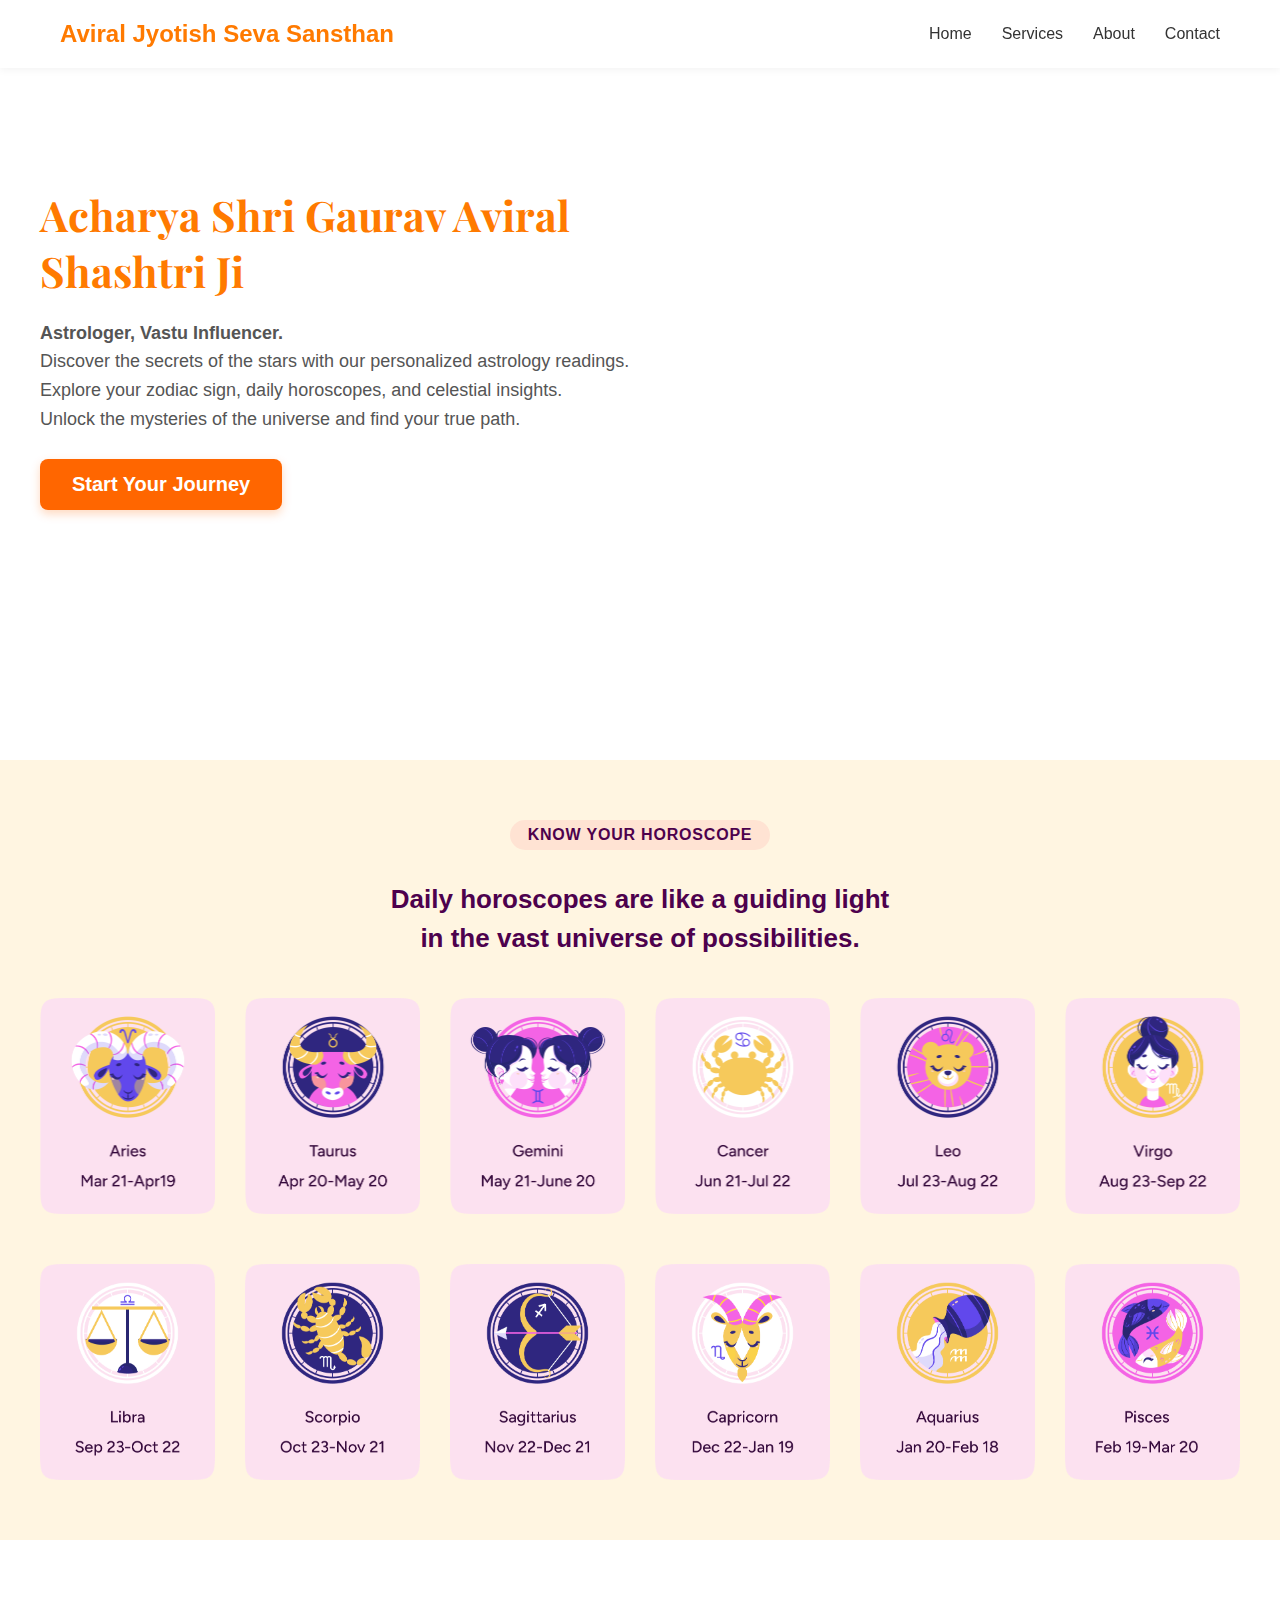
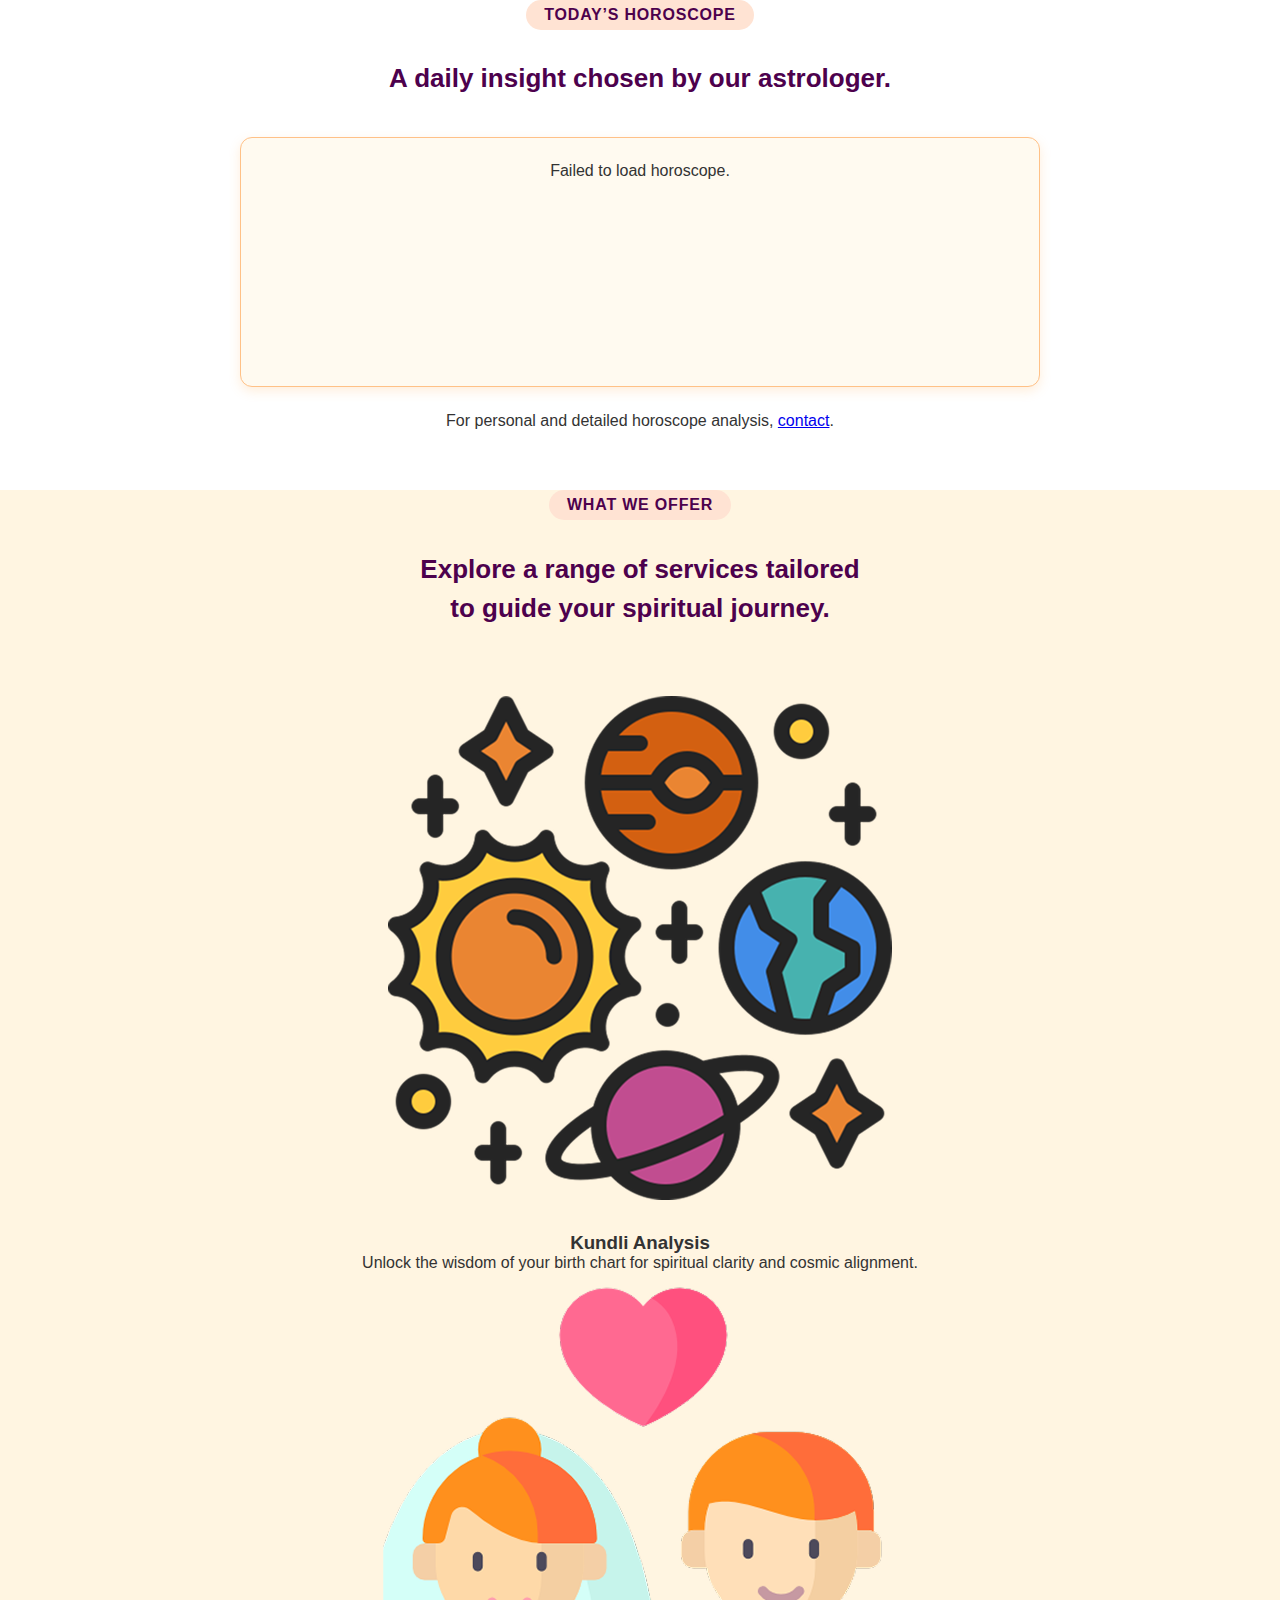
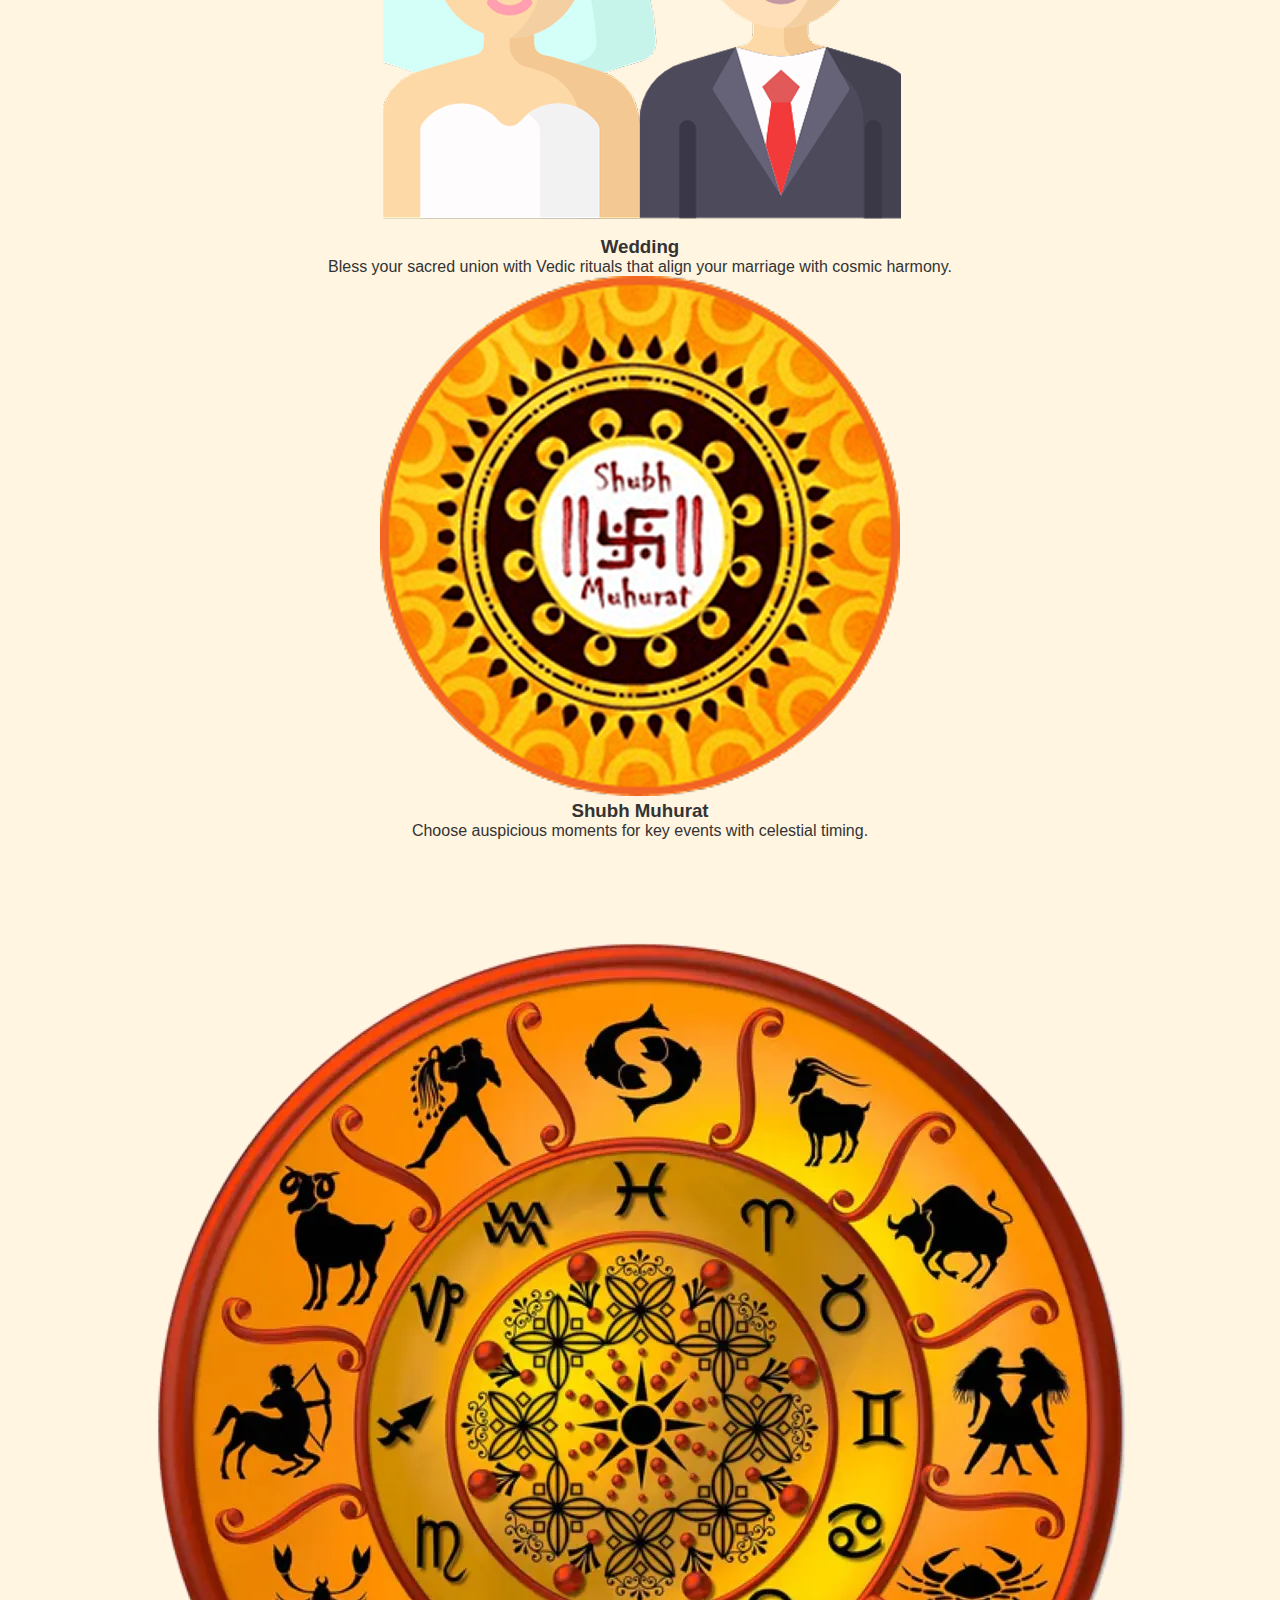
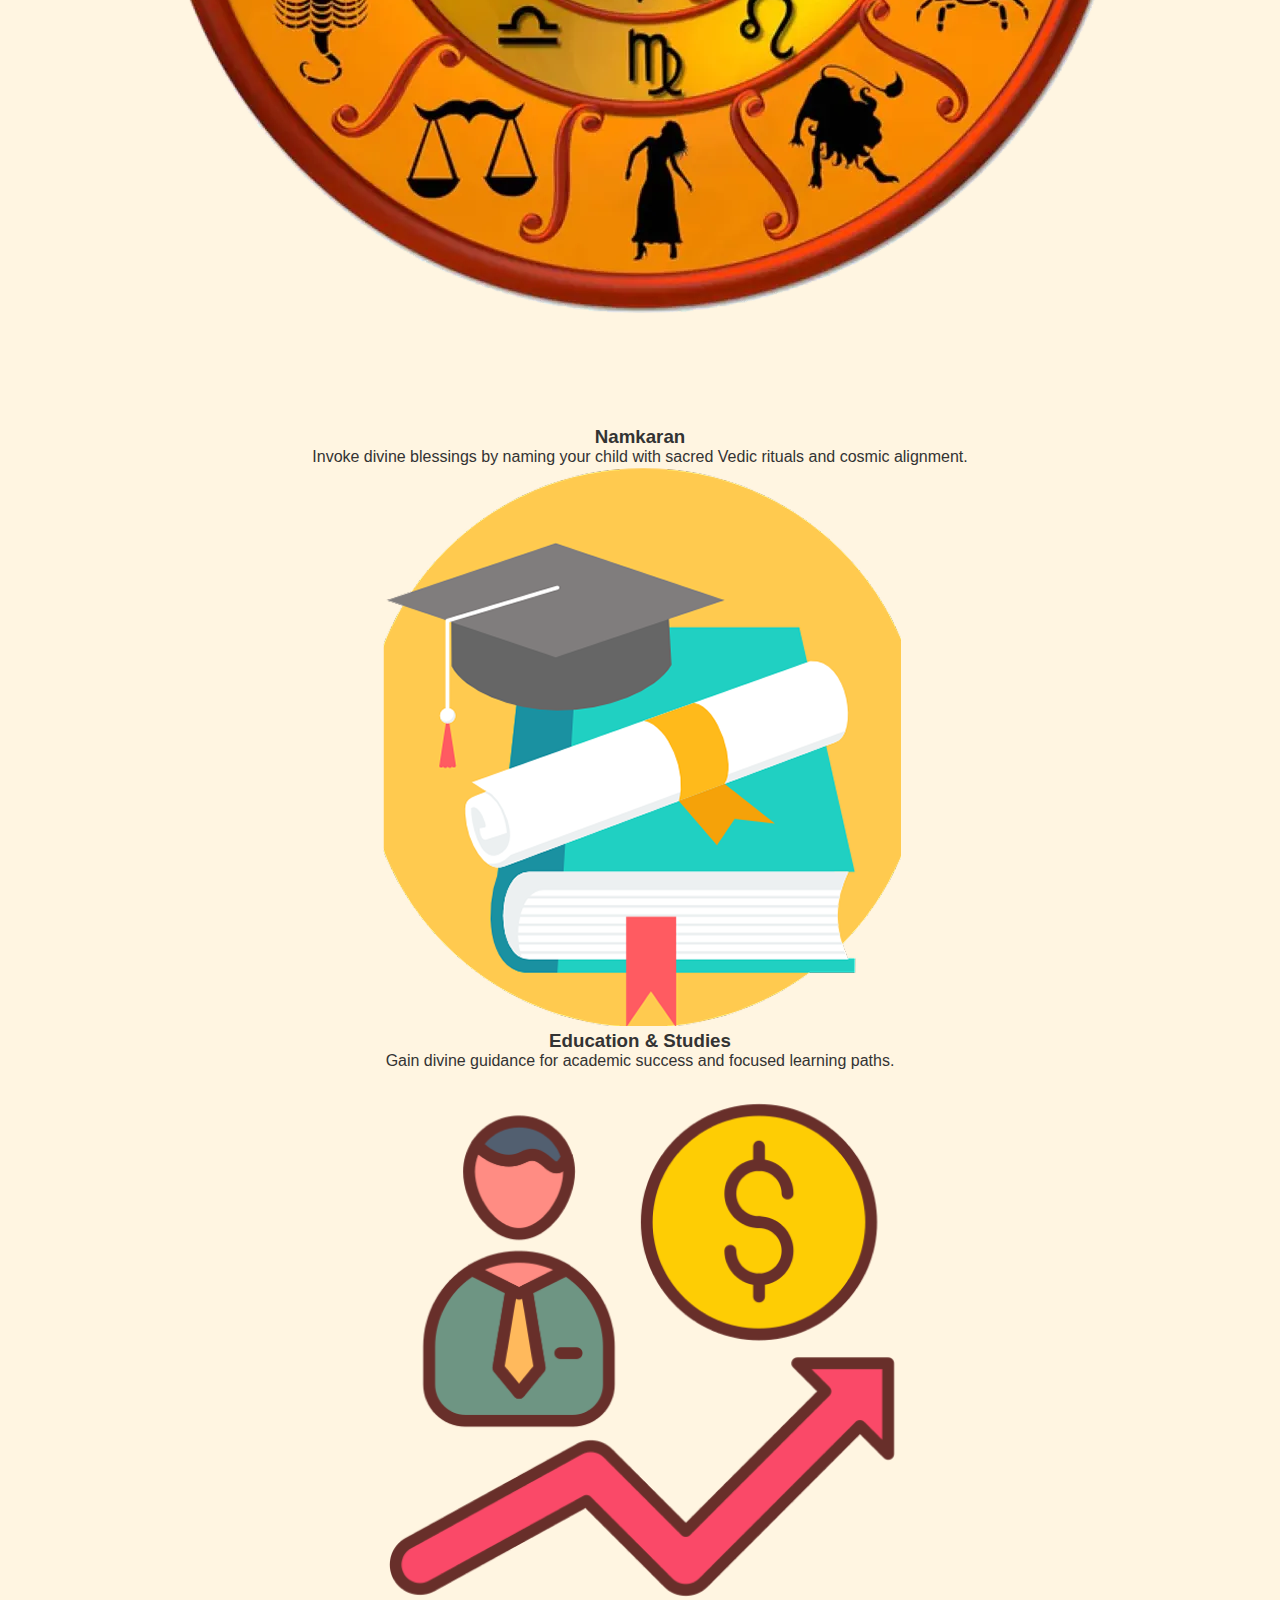
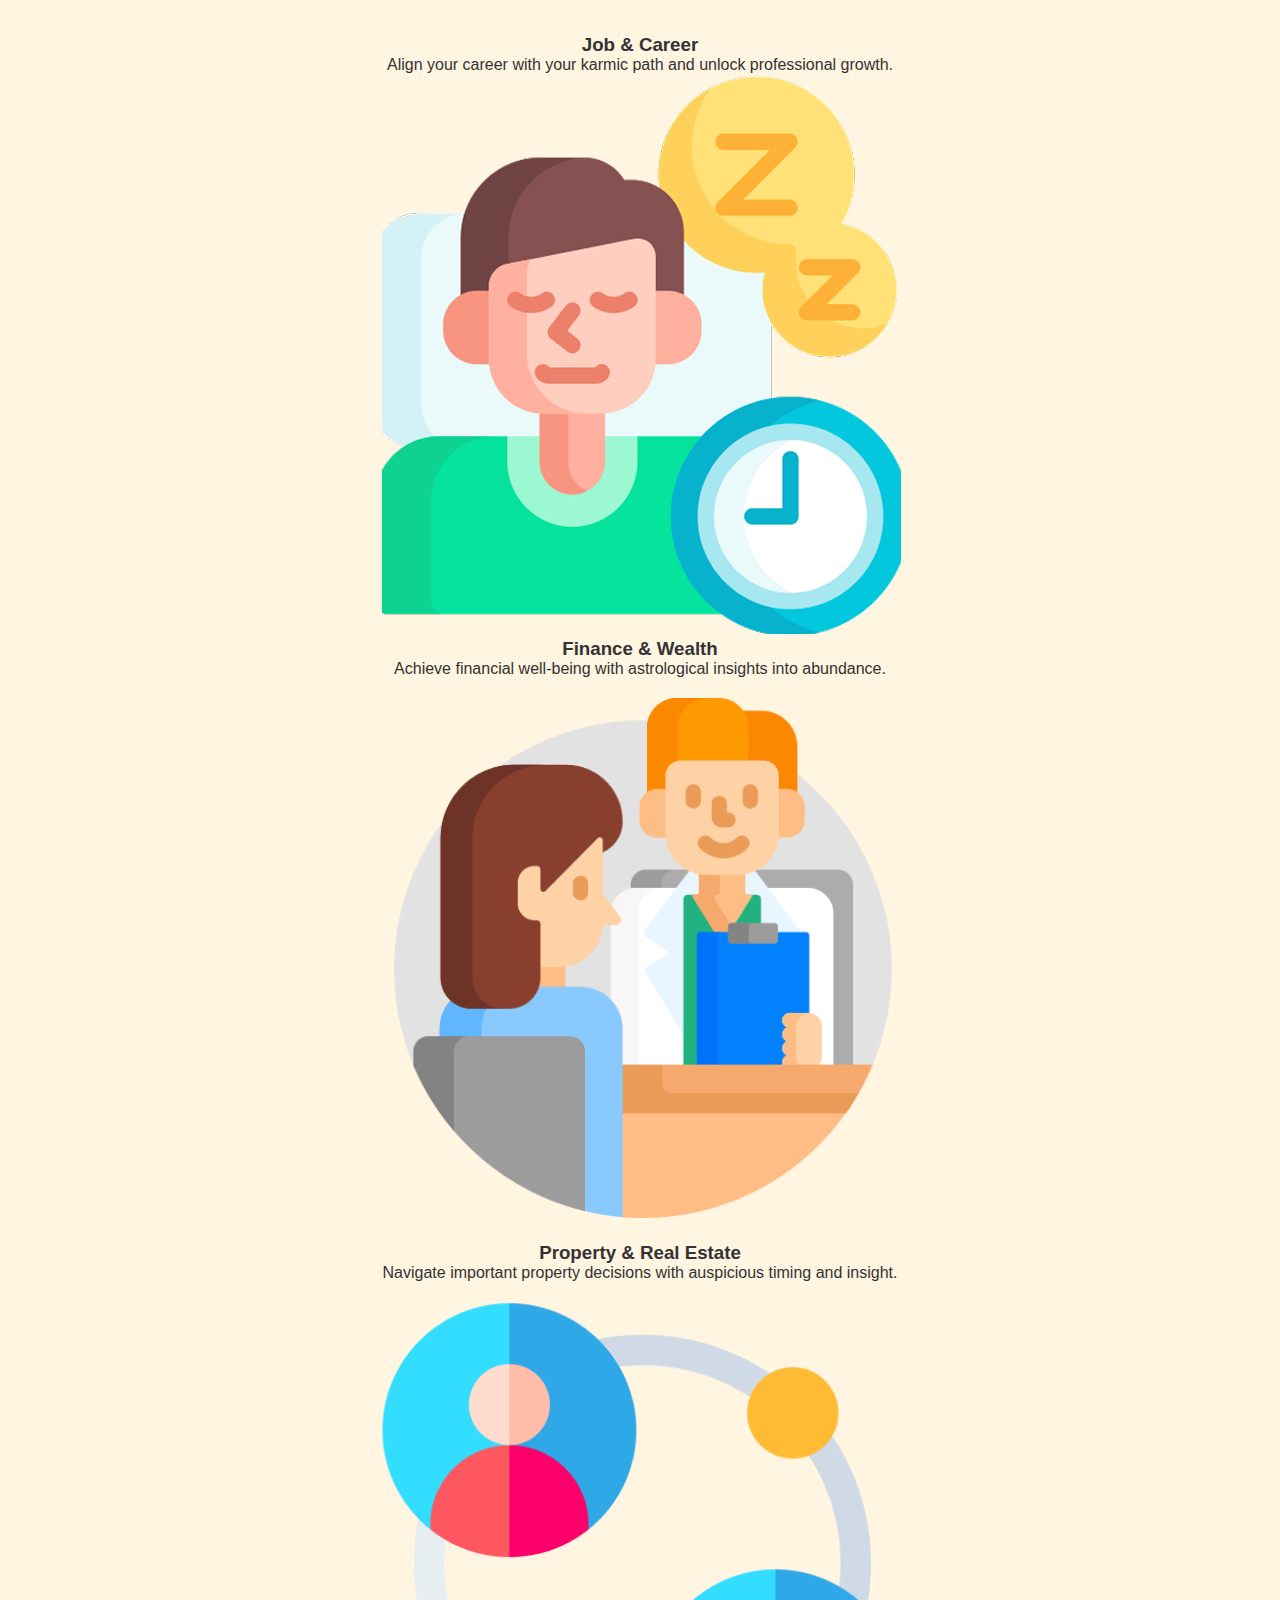
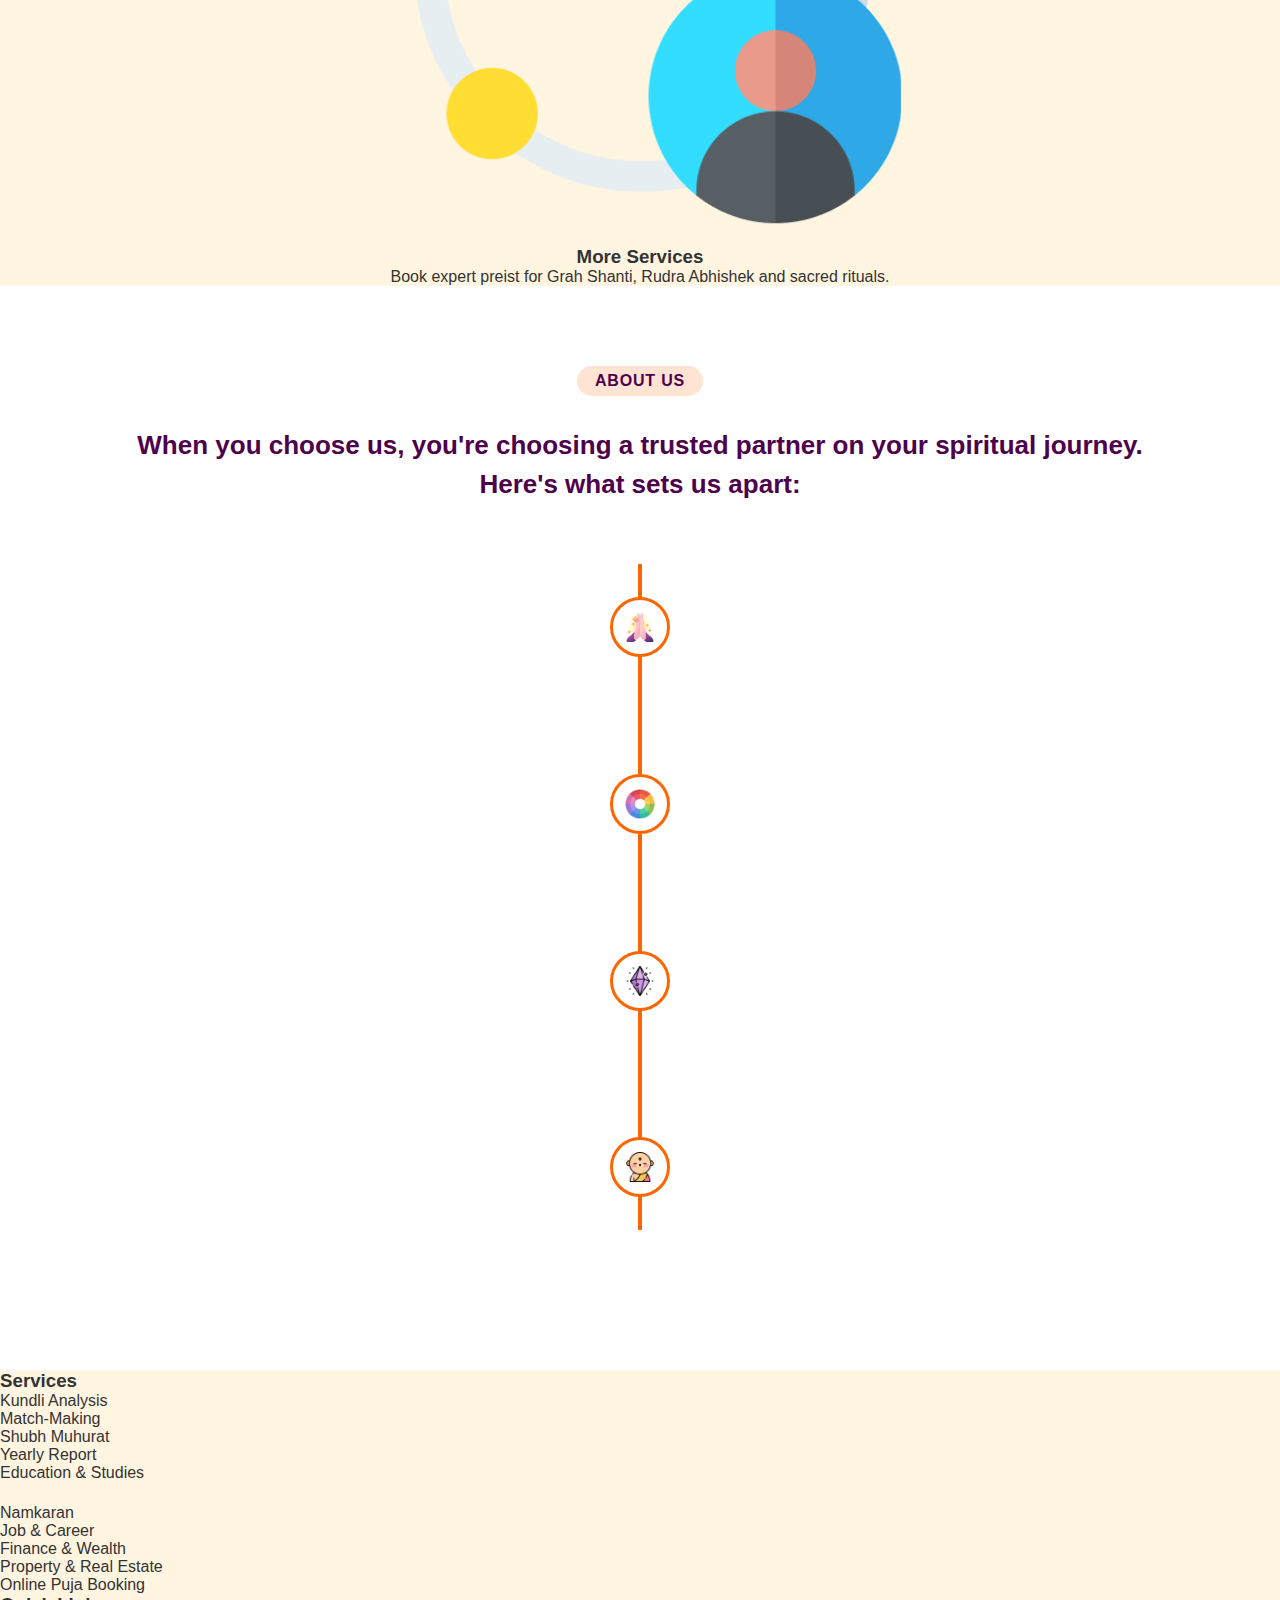
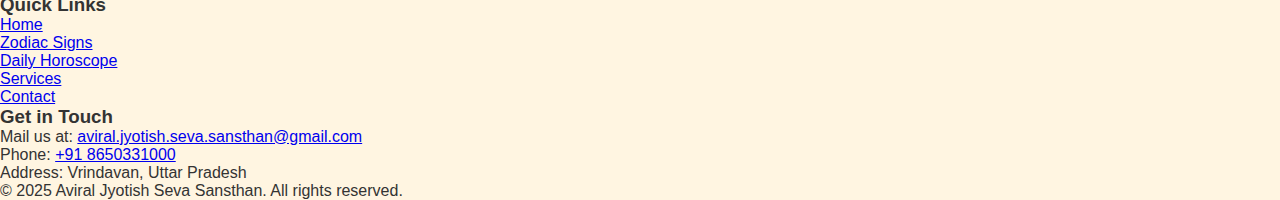
<file: index.html>
<!DOCTYPE html>
<html lang="en">
<head>
  <meta charset="UTF-8" />
  <meta name="viewport" content="width=device-width, initial-scale=1.0"/>
  <title>Aviral Jyotish Seva Sansthan</title>
  <link rel="stylesheet" href="style.css" />
  <link rel="preload" as="image" href="assets/astrology-hero.webp" type="image/webp">
  <link href="https://fonts.googleapis.com/css2?family=Playfair+Display:wght@600;700&display=swap" rel="stylesheet">


</head>
<body>


  <!-- NAVBAR -->
<header class="navbar" id="navbar">
  <div class="container nav-container">

    <!-- Logo Left -->
    <div class="logo">Aviral Jyotish Seva Sansthan</div>

    <!-- Hamburger (Mobile Only) -->
    <div class="hamburger" id="hamburger">
      ☰
    </div>

    <!-- Nav Links -->
    <nav class="nav-links" id="nav-links">
      <a href="#">Home</a>
      <a href="#services">Services</a>
      <a href="#about">About</a>
      <a href="contact.html">Contact</a>
    </nav>

  </div>
</header>




  <!-- HERO SECTION -->
  <section class="hero">

  <div class="star-bg" id="starContainer"></div>

    <div class="container hero-content">
      <div class="hero-text">
        <h2>Acharya Shri Gaurav Aviral<br> Shashtri Ji</h2>
        <p><strong> Astrologer, Vastu Influencer.</strong><br>Discover the secrets of the stars with our personalized astrology readings. Explore your zodiac sign, daily horoscopes, and celestial insights. <br>Unlock the mysteries of the universe and find your true path.</p>
        <a href="#services"><button class="btn large">Start Your Journey</button></a>
      </div>
      <div class="hero-image">
        <img 
          src="assets/hero-img.jpg" 
          alt="Astrology Hero Graphic" 
          width="100%" 
          height="auto" 
          loading="eager" 
          decoding="async" 
        />

      </div>
    </div>
  </section>


<!-- DAILY HOROSCOPE SECTION -->
<section class="daily-horoscopes" id="zodiac">
  <div class="horoscope-container">

    <!-- Heading & Subtext -->
    <div class="horoscope-label">KNOW YOUR HOROSCOPE</div>

    <h2 class="horoscope-heading">
          Daily horoscopes are like a guiding light<br>
          in the vast universe of possibilities.
    </h2>

    <!-- 12 Zodiac Image Cards -->
    <div class="horoscope-grid">
      
      <div class="horoscope-card">
        <a href="#aries"><img src="assets/zodiac/aries.png" alt="Aries" width="175" height="216" /></a>
      </div>

      <div class="horoscope-card">
        <a href="#taurus"><img src="assets/zodiac/taurus.png" alt="Taurus" width="175" height="216" /></a>
      </div>

      <div class="horoscope-card">
        <a href="#gemini"><img src="assets/zodiac/gemini.png" alt="Gemini" width="175" height="216" /></a>
      </div>

      <div class="horoscope-card">
        <a href="#cancer"><img src="assets/zodiac/cancer.png" alt="Cancer" width="175" height="216" /></a>
      </div>

      <div class="horoscope-card">
        <a href="#leo"><img src="assets/zodiac/leo.png" alt="Leo" width="175" height="216" /></a>
      </div>

      <div class="horoscope-card">
        <a href="#virgo"><img src="assets/zodiac/virgo.png" alt="Virgo" width="175" height="216" /></a>
      </div>

      <div class="horoscope-card">
        <a href="#libra"><img src="assets/zodiac/libra.png" alt="Libra" width="175" height="216" /></a>
      </div>

      <div class="horoscope-card">
        <a href="#scorpio"><img src="assets/zodiac/scorpio.png" alt="Scorpio" width="175" height="216" /></a>
      </div>

      <div class="horoscope-card">
        <a href="#sagittarius"><img src="assets/zodiac/sagittarius.png" alt="Sagittarius" width="175" height="216" /></a>
      </div>

      <div class="horoscope-card">
        <a href="#capricorn"><img src="assets/zodiac/capricorn.png" alt="Capricorn" width="175" height="216" /></a>
      </div>

      <div class="horoscope-card">
        <a href="#aquarius"><img src="assets/zodiac/aquarius.png" alt="Aquarius" width="175" height="216" /></a>
      </div>

      <div class="horoscope-card">
        <a href="#pisces"><img src="assets/zodiac/pisces.png" alt="Pisces" width="175" height="216" /></a>
      </div>

    </div>
  </div>
</section>




<!-- Updated Horoscope -->
<section class="horoscope-result" id="horoscope">
  <div class="result-container">

    <!-- Label -->
    <div class="horoscope-label">TODAY’S HOROSCOPE</div>

    <!-- Dynamic Subheading (filled by JS) -->
    <h2 class="horoscope-heading" id="horoscope-description"></h2>

    <!-- Horoscope Box -->
    <div class="result-box" id="horoscope-preview">
      Loading today’s prediction...
    </div>

    <!-- Read More Button -->
    <button id="read-more-btn" style="display: none;">Read More</button>

    <!-- Meta Info -->
    <p class="meta-text" id="horoscope-meta"></p>

  </div>


  <p class="note-text">
  For personal and detailed horoscope analysis, <a href="contact.html" class="contact-link">contact</a>.
</p>

</section>


<!-- Modal -->
<div id="horoscope-modal" class="modal">
  <div class="modal-content">
    <span class="close-btn">&times;</span>
    <p id="full-horoscope-text"></p>
  </div>
</div>











<!-- OUR SERVICES SECTION -->
<section class="services" id="services">
  <div class="services-container">

    <!-- Reused Heading & Subtext from Horoscope section -->
    <div class="horoscope-label">WHAT WE OFFER</div>
    <h2 class="horoscope-heading">
      Explore a range of services tailored<br>
      to guide your spiritual journey.
    </h2>

    <!-- Cards -->
    <div class="services-grid">
      <div class="service-card">
        <img src="assets/service-icons/Link → Group_5925.png.png" alt="Kundli Analysis" />
        <h3>Kundli Analysis</h3>
        <p>Unlock the wisdom of your birth chart for spiritual clarity and cosmic alignment.</p>
      </div>

      <div class="service-card">
        <img src="assets/service-icons/image.png" alt="Match Making" />
        <h3>Wedding</h3>
        <p>Bless your sacred union with Vedic rituals that align your marriage with cosmic harmony.</p>
      </div>

      <div class="service-card">
        <img src="assets/service-icons/image 19.png" alt="Shubh Muhurat" />
        <h3>Shubh Muhurat</h3>
        <p>Choose auspicious moments for key events with celestial timing.</p>
      </div>

      <div class="service-card">
        <img src="assets/astrology-hero.webp" alt="Yearly Report" />
        <h3>Namkaran</h3>
        <p>Invoke divine blessings by naming your child with sacred Vedic rituals and cosmic alignment.</p>
      </div>

      <div class="service-card">
        <img src="assets/service-icons/image (1).png" alt="Education / Studies" />
        <h3>Education & Studies</h3>
        <p>Gain divine guidance for academic success and focused learning paths.</p>
      </div>

      <div class="service-card">
        <img src="assets/service-icons/Link → Group_5939.png.png" alt="Job / Career" />
        <h3>Job & Career</h3>
        <p>Align your career with your karmic path and unlock professional growth.</p>
      </div>

      <div class="service-card">
        <img src="assets/service-icons/image (3).png" alt="Finance & Wealth" />
        <h3>Finance & Wealth</h3>
        <p>Achieve financial well-being with astrological insights into abundance.</p>
      </div>

      <div class="service-card">
        <img src="assets/service-icons/Link → Group_5938.png (1).png" alt="Property & Real Estate" />
        <h3>Property & Real Estate</h3>
        <p>Navigate important property decisions with auspicious timing and insight.</p>
      </div>

      <div class="service-card">
        <img src="assets/service-icons/Link → earth.png.png" alt="Online Puja" />
        <h3>More Services</h3>
        <p>Book expert preist for Grah Shanti, Rudra Abhishek and sacred rituals.</p>
      </div>
    </div>

  </div>
</section>













<!-- About Section -->

<section class="about-us" id="about">
  <div class="section-label">ABOUT US</div>
  <h2 class="horoscope-subtext">
    When you choose us, you're choosing a trusted partner on your spiritual journey.
    <br> Here's what sets us apart:
  </h2>


  <div class="timeline">

    <!-- Block 1 (Left) -->
    <div class="timeline-block left">
      <div class="text-box">
        <h3>Confidentiality and Trust</h3>
        <p>We understand the personal nature of astrology consultations. Rest assured that your information will be treated with the utmost confidentiality and respect.</p>
      </div>
      <div class="timeline-icon">
        <img src="assets/about us/2279049 1.png" alt="Confidentiality" />
      </div>
    </div>

    <!-- Block 2 (Right) -->
    <div class="timeline-block right">
      <div class="text-box">
        <h3>Professionalism and Expertise</h3>
        <p>Our astrologer brings a wealth of knowledge and experience to each session, ensuring accurate and valuable insights.</p>
      </div>
      <div class="timeline-icon">
        <img src="assets/about us/1831908 1.png" alt="Expertise" />
      </div>
    </div>

    <!-- Block 3 (Left) -->
    <div class="timeline-block left">
      <div class="text-box">
        <h3>Spiritual Connection</h3>
        <p>We combine astrology's analytical approach with a deep spiritual connection, providing guidance that resonates on a soul level.</p>
      </div>
      <div class="timeline-icon">
        <img src="assets/about us/3284504 1.png" alt="Spiritual" />
      </div>
    </div>

    <!-- Block 4 (Right) -->
    <div class="timeline-block right">
      <div class="text-box">
        <h3>Empowerment & Transformation</h3>
        <p>Our ultimate goal is to empower you to live a fulfilling and purpose-driven life. We'll guide you to embrace your authentic self and create positive changes.</p>
      </div>
      <div class="timeline-icon">
        <img src="assets/about us/3456650 1.png" alt="Empowerment" />
      </div>
    </div>

  </div>
</section>









<!-- FOOTER SECTION -->
<footer class="footer">
  <div class="footer-container">
    <div class="footer-columns">

      <!-- Services Column (Left Side) -->
      <div class="footer-column">
        <h3>Services</h3>
        <ul>
          <li>Kundli Analysis</li>
          <li>Match-Making</li>
          <li>Shubh Muhurat</li>
          <li>Yearly Report</li>
          <li>Education & Studies</li>
        </ul>
      </div>

      <!-- Services Column Part 2 -->
      <div class="footer-column">
        <h3 style="visibility: hidden;">Services</h3>
        <ul>
          <li>Namkaran</li>
          <li>Job & Career</li>
          <li>Finance & Wealth</li>
          <li>Property & Real Estate</li>
          <li>Online Puja Booking</li>
        </ul>
      </div>

      <!-- Quick Links Column -->
      <div class="footer-column">
        <h3>Quick Links</h3>
        <ul>
          <li><a href="#">Home</a></li>
          <li><a href="#zodiac">Zodiac Signs</a></li>
          <li><a href="#horoscope">Daily Horoscope</a></li>
          <li><a href="#services">Services</a></li>
          <li><a href="contact.html">Contact</a></li>
        </ul>
      </div>

      <!-- Get in Touch Column -->
      <div class="footer-column">
        <h3>Get in Touch</h3>
        <p>Mail us at: <a href="mailto:aviral.jyotish.seva.sansthan@gmail.com">aviral.jyotish.seva.sansthan@gmail.com</a> </p>
        <p>Phone: <a href="tel:+918650331000">+91 8650331000</a></p>
        <p>Address: Vrindavan, Uttar Pradesh</p>
      </div>

    </div>

    <div class="footer-bottom">
      <p>&copy; 2025 Aviral Jyotish Seva Sansthan. All rights reserved.</p>
    </div>
  </div>
</footer>
















<script src="script.js"></script>





</body>
</html>
</file>
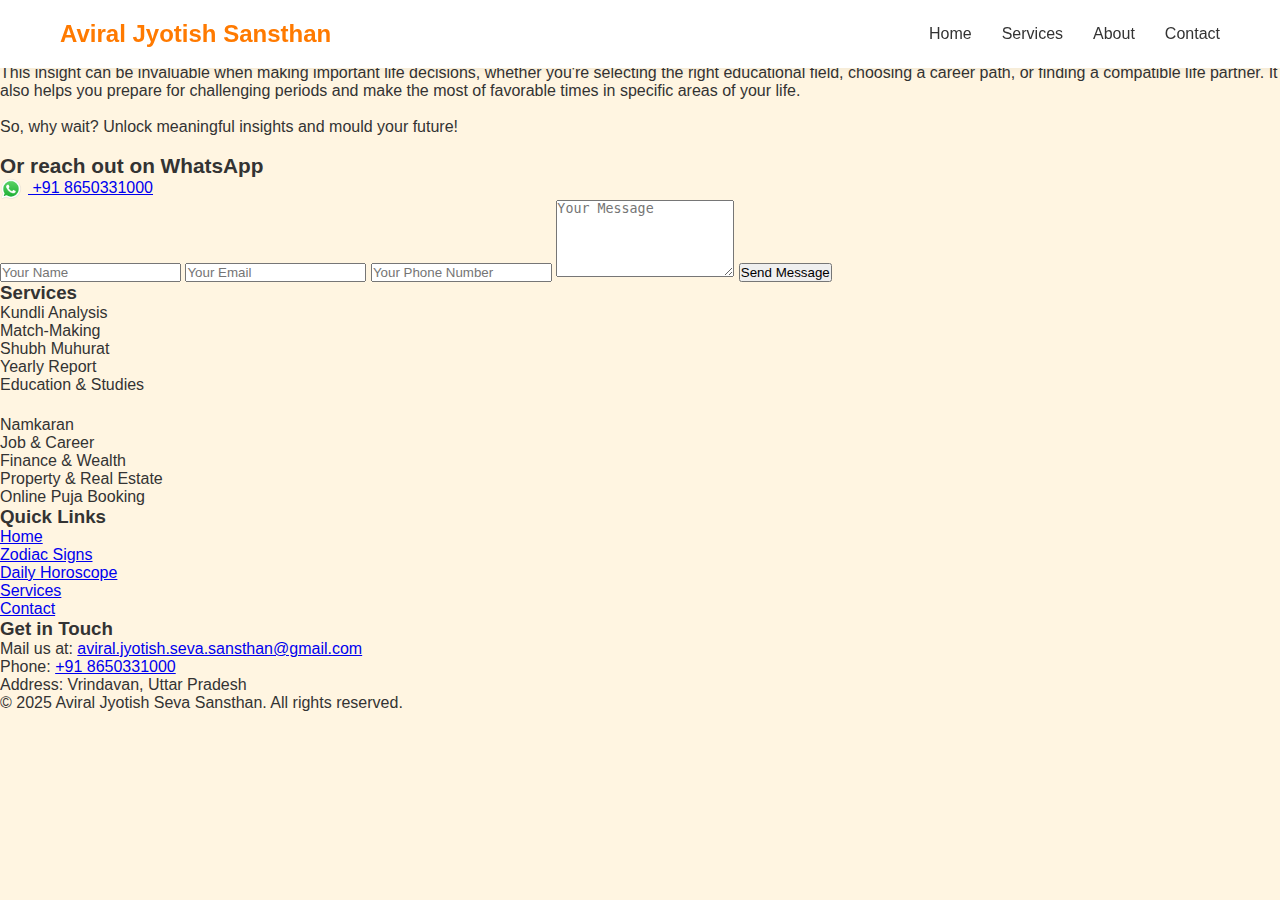
<file: contact.html>
<!DOCTYPE html>
<html lang="en">
<head>
  <meta charset="UTF-8" />
  <meta name="viewport" content="width=device-width, initial-scale=1.0"/>
  <title>Aviral Jyotish Kendra</title>
  <link rel="stylesheet" href="style.css" />
  <link rel="preload" as="image" href="assets/astrology-hero.webp" type="image/webp">
  <link href="https://fonts.googleapis.com/css2?family=Playfair+Display:wght@600;700&display=swap" rel="stylesheet">


</head>
<body>


  <!-- NAVBAR -->
<header class="navbar" id="navbar">
  <div class="container nav-container">

    <!-- Logo Left -->
    <div class="logo">Aviral Jyotish Sansthan</div>

    <!-- Hamburger (Mobile Only) -->
    <div class="hamburger" id="hamburger">
      ☰
    </div>

    <!-- Nav Links -->
    <nav class="nav-links" id="nav-links">
      <a href="index.html">Home</a>
      <a href="index.html#services">Services</a>
      <a href="index.html#about">About</a>
      <a href="contact.html">Contact</a>
    </nav>

  </div>
</header>








<!-- CONTACT HERO -->
<!-- CONTACT PAGE -->
<section class="contact-section">
  <div class="contact-container">
    <div class="contact-info">
      <h2 class="contact-heading">Get in Touch</h2>
      <p class="contact-subtext">
  Get a comprehensive analysis of your characteristics, personality, temperament, strengths, and weaknesses based on the placement of signs and planets in your birth chart. <br><br>

  This insight can be invaluable when making important life decisions, whether you're selecting the right educational field, choosing a career path, or finding a compatible life partner. It also helps you prepare for challenging periods and make the most of favorable times in specific areas of your life.

  <br><br>So, why wait? Unlock meaningful insights and mould your future! <br><br>

  <span style="font-size: 1.3rem;"><strong>Or reach out on WhatsApp</strong></span> <br>
  <a href="https://wa.me/918650331000" target="_blank">
  <img src="assets/whatsapp.svg.webp" alt="WhatsApp" width="22" height="22" style="vertical-align: middle; margin-right: 6px;" />
  +91 8650331000
</a>
</p>

    </div>

    <!-- Right Form Section -->
    <form class="contact-form" action="https://formspree.io/f/xvgrnpol" method="POST">

      <input type="text" name="name" placeholder="Your Name" required />
      <input type="email" name="email" placeholder="Your Email" required />
      <input type="tel" name="phone" placeholder="Your Phone Number" />
      <textarea name="message" rows="5" placeholder="Your Message" required></textarea>

      <button type="submit" class="btn">Send Message</button>
    </form>
  </div>
</section>












<!-- FOOTER SECTION -->
<footer class="footer">
  <div class="footer-container">
    <div class="footer-columns">

      <!-- Services Column (Left Side) -->
      <div class="footer-column">
        <h3>Services</h3>
        <ul>
          <li>Kundli Analysis</li>
          <li>Match-Making</li>
          <li>Shubh Muhurat</li>
          <li>Yearly Report</li>
          <li>Education & Studies</li>
        </ul>
      </div>

      <!-- Services Column Part 2 -->
      <div class="footer-column">
        <h3 style="visibility: hidden;">Services</h3>
        <ul>
          <li>Namkaran</li>
          <li>Job & Career</li>
          <li>Finance & Wealth</li>
          <li>Property & Real Estate</li>
          <li>Online Puja Booking</li>
        </ul>
      </div>

      <!-- Quick Links Column -->
      <div class="footer-column">
        <h3>Quick Links</h3>
        <ul>
          <li><a href="#">Home</a></li>
          <li><a href="#zodiac">Zodiac Signs</a></li>
          <li><a href="#horoscope">Daily Horoscope</a></li>
          <li><a href="#services">Services</a></li>
          <li><a href="contact.html">Contact</a></li>
        </ul>
      </div>

      <!-- Get in Touch Column -->
      <div class="footer-column">
        <h3>Get in Touch</h3>
        <p>Mail us at: <a href="mailto:aviral.jyotish.seva.sansthan@gmail.com">aviral.jyotish.seva.sansthan@gmail.com</a> </p>
        <p>Phone: <a href="tel:+918650331000">+91 8650331000</a></p>
        <p>Address: Vrindavan, Uttar Pradesh</p>
      </div>

    </div>

    <div class="footer-bottom">
      <p>&copy; 2025 Aviral Jyotish Seva Sansthan. All rights reserved.</p>
    </div>
  </div>
</footer>


























<script src="script.js"></script>





</body>
</html>
</file>
<file: style.css>
/* === GLOBAL RESET === */
* {
  margin: 0;
  padding: 0;
  box-sizing: border-box;
}

body {
  font-family: 'Segoe UI', sans-serif;
  background-color: #FFF5E1;
  color: #333;
  overflow-x: hidden;
}

/* === NAVBAR === */
.navbar {
  background-color: #ffffff;
  padding: 20px 0;
  box-shadow: 0 2px 8px rgba(0, 0, 0, 0.05);
  position: sticky;
  top: 0;
  z-index: 1000;
}

#navbar {
  position: fixed;
  top: 0;
  width: 100%;
  z-index: 999;
  transition: top 0.3s ease-in-out;
}

.nav-container {
  max-width: 1200px;
  margin: auto;
  padding: 0 20px;
  display: flex;
  align-items: center;
  justify-content: space-between;
}

.logo {
  font-size: 24px;
  font-weight: bold;
  color: #FF7A00;
}

.nav-links {
  display: flex;
  gap: 30px;
}

.nav-links a {
  text-decoration: none;
  color: #333;
  font-weight: 500;
  transition: color 0.3s;
}

.nav-links a:hover {
  color: #FF7A00;
}

.hamburger {
  display: none;
  font-size: 28px;
  cursor: pointer;
  color: #FF7A00;
}

/* === HERO SECTION === */
.hero {
  padding: 80px 20px;
  background-color: #ffffff;
  position: relative;
  overflow: visible;
}

.hero-content {
  display: flex;
  align-items: center;
  justify-content: space-between;
  flex-wrap: wrap;
  gap: 40px;
  max-width: 1200px;
  margin: auto;
  position: relative;
  z-index: 2;
}

.hero-text {
  flex: 1;
  max-width: 600px;
}

.hero-text h2 {
  font-family: 'Playfair Display', serif;
  font-size: 42px;
  font-weight: 700;
  margin-bottom: 20px;
  margin-top: -4rem;
  color: #FF7A00;
}

.hero-text p {
  font-size: 18px;
  line-height: 1.6;
  color: #555;
  margin-bottom: 25px;
}

.btn.large {
  font-size: 20px;
  padding: 14px 32px;
  background-color: #ff6600;
  color: #fff;
  border: none;
  border-radius: 8px;
  cursor: pointer;
  font-weight: 600;
  transition: background-color 0.3s ease, transform 0.2s ease;
  box-shadow: 0 4px 10px rgba(255, 102, 0, 0.25);
}

.btn.large:hover {
  background-color: #e65c00;
  transform: translateY(-2px);
}


.hero-image img {
  width: 90%;
  max-width: 500px;
  opacity: 0;
  animation: fadeIn 3s ease forwards;
  border-radius: 20px;
  transition: transform 0.4s ease, box-shadow 0.3s ease;
}

.hero-image img:hover {
  transform: scale(1.05);
  box-shadow: 0 12px 24px rgba(0, 0, 0, 0.15);
}

@keyframes fadeIn {
  to {
    opacity: 1;
  }
}










/* Star container */
/* .star-bg {
  position: absolute;
  top: 0;
  left: 0;
  height: 100%;
  width: 100%;
  z-index: 0;
  pointer-events: none;
  overflow: hidden;
}

/* Tiny falling stars */
.star {
  position: absolute;
  top: 0;
  width: 10px;
  height: 10px;
  background: linear-gradient(45deg, #FFD194, #FFB347);
  border-radius: 50%;
  opacity: 1;
  z-index: 1;
  pointer-events: none;

   /* Glowing long trail */
  box-shadow:
    0 0 8px #FFE8A3,
    0 0 16px #FFB347,
    -40px 40px 30px rgba(255, 165, 0, 0.4); /* longer tail */

  animation-name: shoot;
  animation-timing-function: linear;
} */



/* Position & delay stars uniquely
.star:nth-child(1) { top: 0; right: 10%; animation-delay: 0s; }
.star:nth-child(2) { top: -10%; right: 20%; animation-delay: 0.3s; }
.star:nth-child(3) { top: -20%; right: 30%; animation-delay: 0.6s; }
.star:nth-child(4) { top: -30%; right: 40%; animation-delay: 0.9s; }
.star:nth-child(5) { top: -40%; right: 50%; animation-delay: 1.2s; }
.star:nth-child(6) { top: -50%; right: 60%; animation-delay: 1.5s; }
.star:nth-child(7) { top: -60%; right: 70%; animation-delay: 1.8s; }
.star:nth-child(8) { top: -30%; right: 80%; animation-delay: 2.1s; }
.star:nth-child(9) { top: -20%; right: 90%; animation-delay: 2.4s; }
.star:nth-child(10) { top: -10%; right: 100%; animation-delay: 2.7s; } */

/* Shooting + fading */
/* @keyframes shoot {
  0% {
    transform: translate(0, 0) scale(1);
    opacity: 1;
  }
  100% {
    transform: translate(-150vw, 150vh) scale(0.5);
    opacity: 0;
  }
} */












/* === SERVICES SECTION === */
.services {
  background-color: #F9F3E7;
  padding: 80px 20px;
}

.services-container {
  max-width: 1200px;
  margin: auto;
  text-align: center;
}

.section-title {
  font-size: 32px;
  color: #FF7A00;
  text-align: center;
  margin-bottom: 40px;
}

.service-cards {
  display: flex;
  flex-wrap: wrap;
  justify-content: center;
  gap: 30px;
}

.card {
  background-color: #ffffff;
  border-radius: 12px;
  padding: 30px;
  width: 300px;
  text-align: center;
  box-shadow: 0 4px 12px rgba(0,0,0,0.08);
  transition: transform 0.3s, box-shadow 0.3s;
}

.card:hover {
  transform: translateY(-10px);
  box-shadow: 0 10px 20px rgba(255, 122, 0, 0.2);
}

.card img {
  width: 60px;
  height: 60px;
  margin-bottom: 20px;
}

.card h3 {
  color: #333;
  margin-bottom: 10px;
}

.card p {
  color: #666;
  font-size: 15px;
  line-height: 1.5;
}






/* DAILY HOROSCOPE SECTION */
.daily-horoscopes {
  background-color: #fff5e1; /* your dark theme */
  padding: 60px 20px;
  text-align: center;
  color: white;
}

.horoscope-container {
  max-width: 1000px;
  margin: 0 auto;
}

.horoscope-label {
  display: inline-block;
  background-color: #ffe3d3;
  color: #4d014d;
  font-size: 16px;
  font-weight: 600;
  padding: 6px 18px;
  border-radius: 20px;
  margin-bottom: 30px;
  text-transform: uppercase;
  letter-spacing: 0.8px;
}

.horoscope-heading {
  font-size: 26px;
  font-weight: 600;
  line-height: 1.5;
  color: #4d014d;
  margin: 0 auto 40px;
}

#horoscope-description.horoscope-heading {
  font-size: 26px;
  font-weight: 600;
  line-height: 1.4;
  color: #4d014d;
  margin: 0 auto 40px;
  max-width: 700px;
  text-align: center;
}

/* 6-column grid */
.horoscope-grid {
  display: grid;
  grid-template-columns: repeat(6, 1fr);
  gap: 50px 30px;
  justify-content: center;
}

/* Image wrapper = clickable */
.horoscope-card {
  display: flex;
  justify-content: center;
  align-items: center;
  transition: transform 0.3s ease;
}

/* Make image itself clickable and styled */
.horoscope-card a {
  display: inline-block;
  transition: transform 0.3s ease, box-shadow 0.3s ease;
}

.horoscope-card a:hover {
  transform: scale(1.05);
  box-shadow: 0 8px 20px rgba(255, 122, 0, 0.3);
  border-radius: 16px;
}

.horoscope-card img {
  width: 175px;
  height: 216px;
  object-fit: contain;
  border: none;
  display: block;
}







/* LATEST HOROSCOPE SECTION */

.horoscope-heading h2{
  font-size: 26px;
  font-weight: 600;
  line-height: 1.5;
  color: #4d014d;
  margin: 0 auto 40px;
}

.horoscope-result {
  background-color: #FFFFFF;
  padding: 60px 20px;
  text-align: center;
}

.result-container {
  max-width: 800px;
  margin: auto;
}

.horoscope-result h2 {
  font-size: 30px;
  color: #FF7A00;
  margin-bottom: 40px;
}

.horoscope-result .subtext {
  font-size: 16px;
  color: #666;
  margin-bottom: 50px;
  line-height: 1.6;
}


.result-box {
  height: 250px; /* Fixed height */
  overflow: hidden;
  padding: 20px 20px;
  background: #fffaf0;
  border: 1px solid #ffc187;
  border-radius: 12px;
  box-shadow: 0 4px 12px rgba(255, 170, 75, 0.2);
  box-sizing: border-box;
  text-align: center;       /* 👈 Horizontally center text */
  line-height: 1.6;
  white-space: pre-wrap;    /* Preserve line breaks */
}

.meta-text {
  margin-top: 25px;
  color: #888;
  font-size: 14px;
  font-style: italic;
}

#read-more-btn {
  margin-top: 25px;
  background-color: #ff9f42;
  color: white;
  border: none;
  padding: 8px 16px;
  border-radius: 20px;
  cursor: pointer;
}

#read-more-btn:hover {
  background-color: #ff7e00;
}

/* Modal */
.modal {
  display: none;
  position: fixed;
  z-index: 1000;
  padding-top: 100px;
  left: 0;
  top: 0;
  width: 100%;
  height: 100%;
  background: rgba(0, 0, 0, 0.5);
}

.modal-content {
  background-color: #fffaf0;
  margin: auto;
  padding: 30px;
  border-radius: 12px;
  max-width: 500px;
  box-shadow: 0 0 20px rgba(255, 155, 50, 0.3);
}

.close-btn {
  float: right;
  font-size: 24px;
  font-weight: bold;
  color: #ff7e00;
  cursor: pointer;
}


















/* === ABOUT US SECTION === */
.about-us {
  padding: 80px 20px;
  background-color: #fff;
  text-align: center;
}

.section-label {
  display: inline-block;
  background-color: #ffe3d3;
  color: #4d014d;
  font-size: 16px;
  font-weight: 600;
  padding: 6px 18px;
  border-radius: 20px;
  margin-bottom: 30px;
  text-transform: uppercase;
  letter-spacing: 0.8px;
}

.horoscope-subtext {
  font-size: 26px;
  font-weight: 600;
  line-height: 1.5;
  color: #4d014d;
  margin: 0 auto 40px;
}


.section-title {
  font-size: 2.5rem;
  color: #ff6600;
  margin-bottom: 10px;
}

.section-subtitle {
  font-size: 1rem;
  color: #333;
  max-width: 700px;
  margin: 0 auto 60px auto;
}

.timeline {
  position: relative;
  max-width: 1100px;
  margin: 0 auto;
}

.timeline::before {
  content: '';
  position: absolute;
  top: 0;
  left: 50%;
  transform: translateX(-50%);
  width: 4px;
  height: 100%;
  background-color: #ff6600;
  z-index: 1;
}

.timeline-block {
  position: relative;
  display: flex;
  justify-content: space-between;
  align-items: center;
  margin: 60px 0;
  width: 100%;
}

.timeline-block.right {
  flex-direction: row-reverse;
}

.timeline-icon {
  width: 60px;
  height: 60px;
  background: #fff;
  border: 3px solid #ff6600;
  border-radius: 50%;
  position: absolute;
  left: 50%;
  top: 50%;
  transform: translate(-50%, -50%);
  z-index: 2;
  display: flex;
  justify-content: center;
  align-items: center;
}

.timeline-icon img {
  width: 30px;
  height: 30px;
  object-fit: contain;
}

.text-box {
  background: #fff5e6;
  padding: 20px 25px;
  border-radius: 12px;
  width: 45%;
  box-shadow: 0 2px 12px rgba(0, 0, 0, 0.05);
  opacity: 0;
  transform: translateY(20px);
  transition: all 0.9s ease-in-out;
}

.text-box.visible {
  opacity: 1;
  transform: translateY(0);
}

.text-box h3 {
  margin-bottom: 10px;
}

.timeline-block.left .text-box {
  text-align: left;
}

.timeline-block.right .text-box {
  text-align: left;
}

/* === Responsive === */
@media (max-width: 768px) {
  .timeline::before {
    left: 30px;
    transform: none;
  }

  .timeline-block {
    display: flex;
    flex-direction: column;
    align-items: flex-start;
    position: relative;
    padding-top: 60px; /* Leaves space above for icon */
  }

  .timeline-icon {
    position: absolute;
    left: 30px; /* Align with vertical line */
    top: 0;
    transform: translate(-50%, 0);
    z-index: 2;
  }

  .timeline-block .text-box {
    width: calc(100% - 60px);
    margin-left: 60px;
    padding: 20px 25px;
    box-sizing: border-box;
    text-align: left;
  }
}























/* Hide vertical scrollbar */
body {
  overflow-x: hidden; /* Prevent horizontal scroll */
  margin: 0;
}

html {
  scrollbar-width: none; /* Firefox */
}

body::-webkit-scrollbar {
  display: none; /* Chrome, Safari */
}




/* === RESPONSIVE STYLES === */
@media (max-width: 1024px) {
  .container,
  .hero-content,
  .services-container,
  .horoscope-container {
    padding: 0 16px;
  }

  .nav-links {
    gap: 20px;
  }
}

@media (max-width: 768px) {
  .nav-container {
    flex-direction: column;
    align-items: center;
    gap: 10px;
  }

  .nav-links {
    position: absolute;
    top: 70px;
    right: 20px;
    background: #ffffff;
    flex-direction: column;
    gap: 20px;
    padding: 20px;
    border-radius: 12px;
    box-shadow: 0 5px 15px rgba(0, 0, 0, 0.1);
    display: none;
  }

  .nav-links.active {
    display: flex;
  }

  .hamburger {
    display: block;
  }

  .hero-content {
    flex-direction: column;
    text-align: center;
    gap: 40px;
  }

  .hero-text h2 {
    font-size: 28px;
  }

  .service-cards {
    flex-direction: column;
    align-items: center;
  }

  .card {
    width: 100%;
    max-width: 350px;
  }

  .horoscope-grid {
    grid-template-columns: repeat(3, 1fr);
  }

  .horoscope-heading {
    font-size: 26px;
  }
}

@media (max-width: 480px) {
  .horoscope-grid {
    grid-template-columns: repeat(2, 1fr);
  }

  .hero-text h2,
  .section-title,
  .horoscope-heading {
    font-size: 22px;
  }

  .btn {
    padding: 10px 16px;
    font-size: 14px;
  }

  .horoscope-card img {
    width: 130px;
    height: auto;
  }
}
</file>
